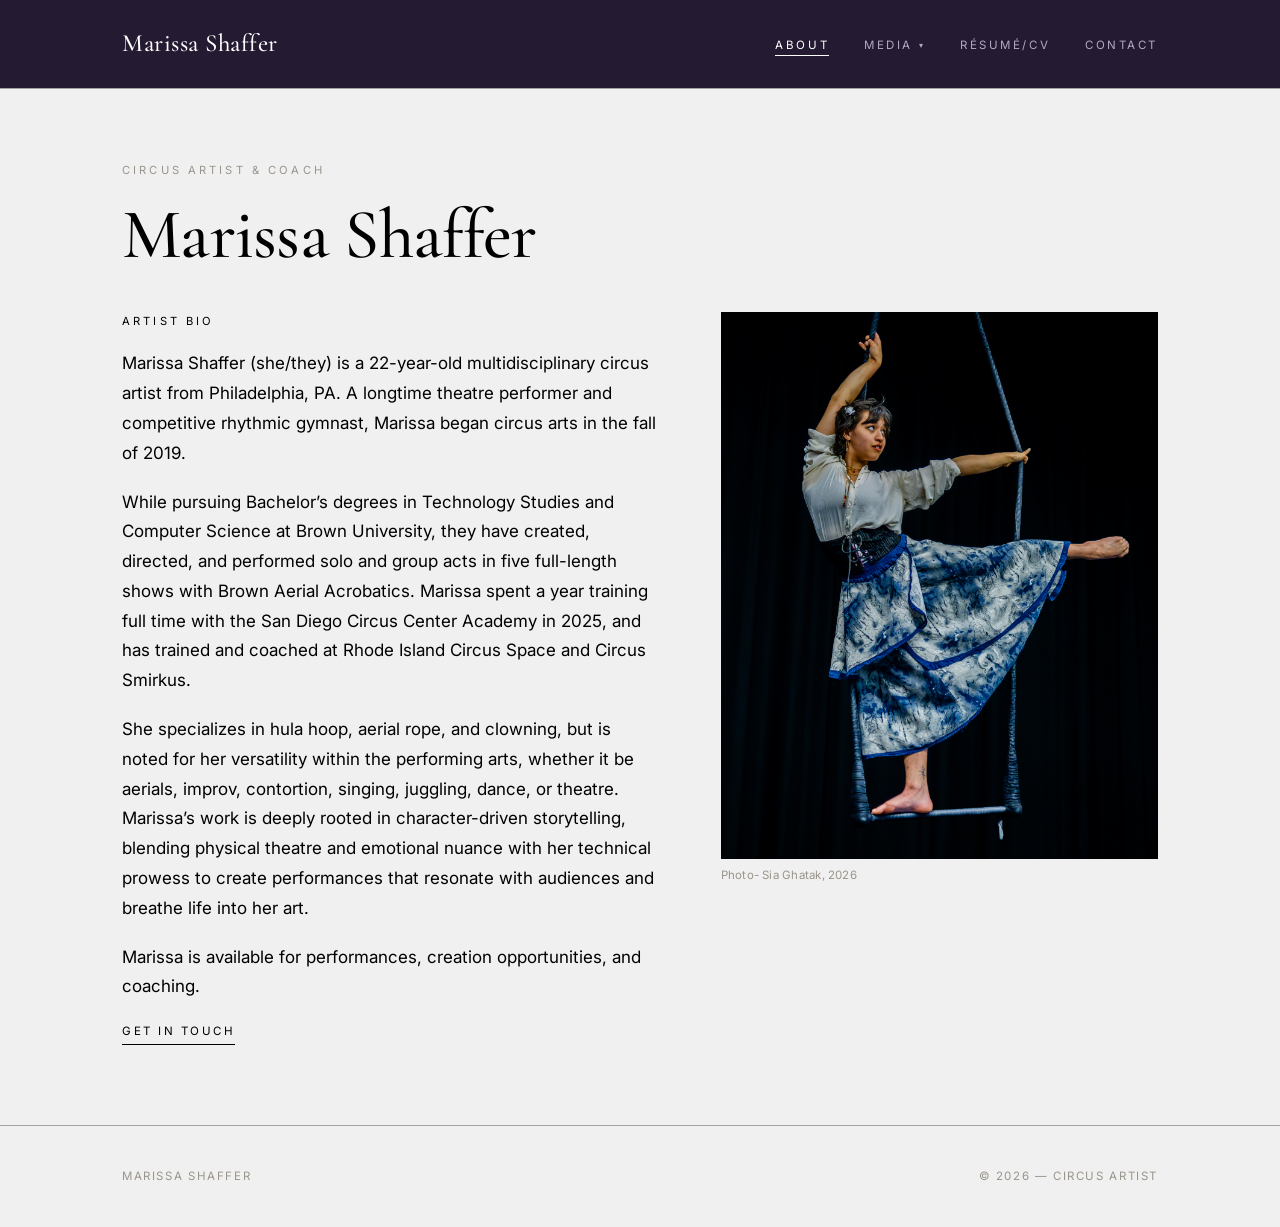
<file: index.html>
<!doctype html>
<html lang="en">
  <head>
    <meta charset="UTF-8" />
    <meta name="viewport" content="width=device-width, initial-scale=1.0" />
    <title>Marissa Shaffer — Circus Artist</title>
    <meta name="description" content="Marissa Shaffer — circus artist and aerialist. Portfolio, media, and contact." />
    <link rel="icon" type="image/svg+xml" href="assets/favicon.svg" />
    <link rel="preconnect" href="https://fonts.googleapis.com" />
    <link rel="preconnect" href="https://fonts.gstatic.com" crossorigin />
    <link href="https://fonts.googleapis.com/css2?family=Cormorant+Garamond:wght@400;500&family=Inter:wght@400;500&display=swap" rel="stylesheet" />
    <link rel="stylesheet" href="css/style.css" />
  </head>
  <body class = "resume-page">
    <!-- ===== Shared header (keep identical across all pages) ===== -->
    <header class="site-header">
      <nav class="nav" aria-label="Primary">
        <a class="wordmark" href="index.html">Marissa Shaffer</a>
        <button class="nav-toggle" aria-label="Menu" aria-expanded="false" aria-controls="nav-links">☰</button>
        <ul class="nav-links" id="nav-links">
          <li><a href="index.html" aria-current="page">About</a></li>
          <li class="has-dropdown">
            <a href="media.html">Media <span class="caret" aria-hidden="true">▾</span></a>
            <ul class="dropdown">
              <li><a href="media.html#photos">Photos</a></li>
              <li><a href="media.html#videos">Videos</a></li>
            </ul>
          </li>
          <li><a href="resume.html">Résumé/CV</a></li>
          <li><a href="contact.html">Contact</a></li>
        </ul>
      </nav>
    </header>

    <main class="home-main">
      <div class="wrap">
        <div class="page-head">
          <p class="eyebrow">Circus artist &amp; coach</p>
          <h1 class="display">Marissa Shaffer</h1>
        </div>

        <div class="about-grid">
          <div class="prose">
            <p class="eyebrow">Artist Bio</p>
            <!-- EDIT YOUR BIO HERE -->
            <p>
              Marissa Shaffer (she/they) is a 22-year-old multidisciplinary circus artist from Philadelphia, PA. 
              A longtime theatre performer and competitive rhythmic gymnast, Marissa began circus arts in the fall of 2019. 
            </p>
            <p>While pursuing Bachelor’s degrees in 
              Technology Studies and Computer Science at Brown University, they have created, directed, and 
              performed solo and group acts in five full-length shows with Brown Aerial Acrobatics. 
              Marissa spent a year training full time with the San Diego Circus Center Academy in 2025, 
              and has trained and coached at Rhode Island Circus Space and Circus Smirkus. 
            </p>
            <p>She specializes in hula hoop, aerial rope, and clowning, but is noted for her versatility 
              within the performing arts, whether it be aerials, improv, contortion, singing, juggling, dance, or theatre. 
              Marissa’s work is deeply rooted in character-driven storytelling, blending physical theatre and emotional 
              nuance with her technical prowess to create performances that resonate with audiences and breathe life 
              into her art. </p>
            <p>
              Marissa is available for performances, creation opportunities, and coaching.
            </p>
            <li class="nav-links"><a href="contact.html" aria-current="page">Get in touch</a></li>
          </div>
          <figure class="about-portrait-figure">
            <img class="about-portrait" src="assets/trap.JPG" alt="Portrait of Marissa Shaffer" />
            <figcaption class="photo-credit">Photo- Sia Ghatak, 2026</figcaption>
          </figure>
        </div>
      </div>
    </main>

    <!-- ===== Shared footer ===== -->
    <footer class="site-footer">
      <div class="wrap">
        <span>Marissa Shaffer</span>
        <span>&copy; <span data-year>2026</span> — Circus Artist</span>
      </div>
    </footer>

    <script src="js/main.js"></script>
  </body>
</html>
</file>
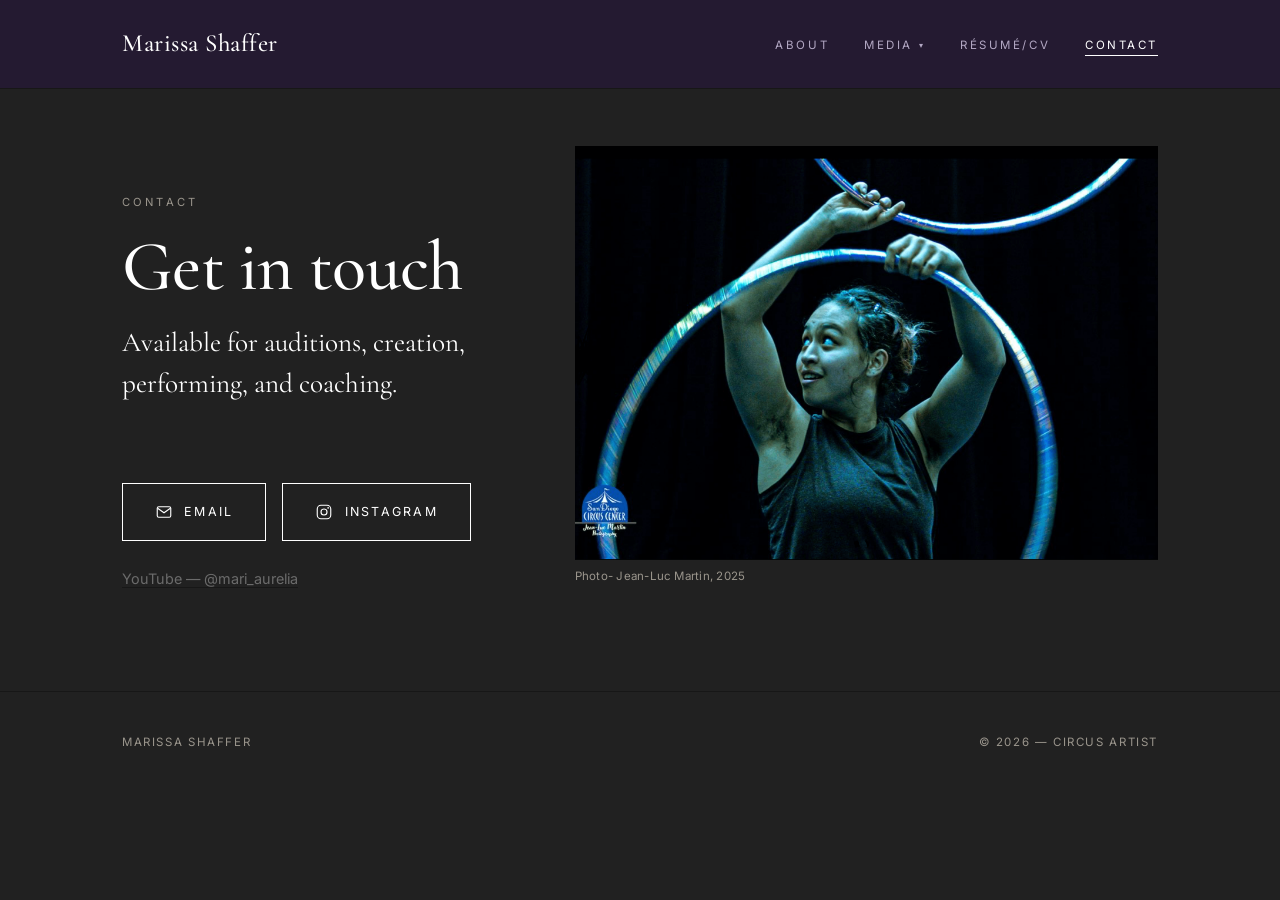
<file: contact.html>
<!doctype html>
<html lang="en">
  <head>
    <meta charset="UTF-8" />
    <meta name="viewport" content="width=device-width, initial-scale=1.0" />
    <title>Contact — Marissa Shaffer</title>
    <meta name="description" content="Get in touch with Marissa Shaffer for performances, teaching, and commissions." />
    <link rel="icon" type="image/svg+xml" href="assets/favicon.svg" />
    <link rel="preconnect" href="https://fonts.googleapis.com" />
    <link rel="preconnect" href="https://fonts.gstatic.com" crossorigin />
    <link href="https://fonts.googleapis.com/css2?family=Cormorant+Garamond:wght@400;500&family=Inter:wght@400;500&display=swap" rel="stylesheet" />
    <link rel="stylesheet" href="css/style.css" />
  </head>
  <body>
    <header class="site-header">
      <nav class="nav" aria-label="Primary">
        <a class="wordmark" href="index.html">Marissa Shaffer</a>
        <button class="nav-toggle" aria-label="Menu" aria-expanded="false" aria-controls="nav-links">☰</button>
        <ul class="nav-links" id="nav-links">
          <li><a href="index.html">About</a></li>
          <li class="has-dropdown">
            <a href="media.html">Media <span class="caret" aria-hidden="true">▾</span></a>
            <ul class="dropdown">
              <li><a href="media.html#photos">Photos</a></li>
              <li><a href="media.html#videos">Videos</a></li>
            </ul>
          </li>
          <li><a href="resume.html">Résumé/CV</a></li>
          <li><a href="contact.html" aria-current="page">Contact</a></li>
        </ul>
      </nav>
    </header>

    <main>
      <div class="wrap">
        <div class="contact-head-row">
          <div>
            <div class="page-head">
              <p class="eyebrow">Contact</p>
              <h1 class="display">Get in touch</h1>
              <p class="lede">Available for auditions, creation, performing, and coaching.</p>
            </div>

            <!-- EDIT YOUR LINKS HERE -->
            <div class="contact-actions">
              <a class="contact-btn" href="mailto:shaffer.marissa.k@gmail.com">
                <svg viewBox="0 0 24 24" fill="none" stroke="currentColor" stroke-width="1.5" aria-hidden="true">
                  <rect x="3" y="5" width="18" height="14" rx="2" />
                  <path d="m3.5 7 8.5 6 8.5-6" />
                </svg>
                <span>Email</span>
              </a>
              <a class="contact-btn" href="https://instagram.com/aureliacircus" target="_blank" rel="noopener">
                <svg viewBox="0 0 24 24" fill="none" stroke="currentColor" stroke-width="1.5" aria-hidden="true">
                  <rect x="3" y="3" width="18" height="18" rx="5" />
                  <circle cx="12" cy="12" r="4" />
                  <circle cx="17.5" cy="6.5" r="1.1" fill="currentColor" stroke="none" />
                </svg>
                <span>Instagram</span>
              </a>
            </div>

            <p class="contact-secondary">
              <a href="https://youtube.com/@mari_aurelia" target="_blank" rel="noopener">YouTube — @mari_aurelia</a>
            </p>
          </div>
          <figure class="contact-portrait-figure">
            <img class="contact-portrait" src="assets/profile2.png" alt="Portrait of Marissa Shaffer" />
            <figcaption class="photo-credit">Photo- Jean-Luc Martin, 2025</figcaption>
          </figure>
        </div>
      </div>
    </main>

    <footer class="site-footer">
      <div class="wrap">
        <span>Marissa Shaffer</span>
        <span>&copy; <span data-year>2026</span> — Circus Artist</span>
      </div>
    </footer>

    <script src="js/main.js"></script>
  </body>
</html>
</file>
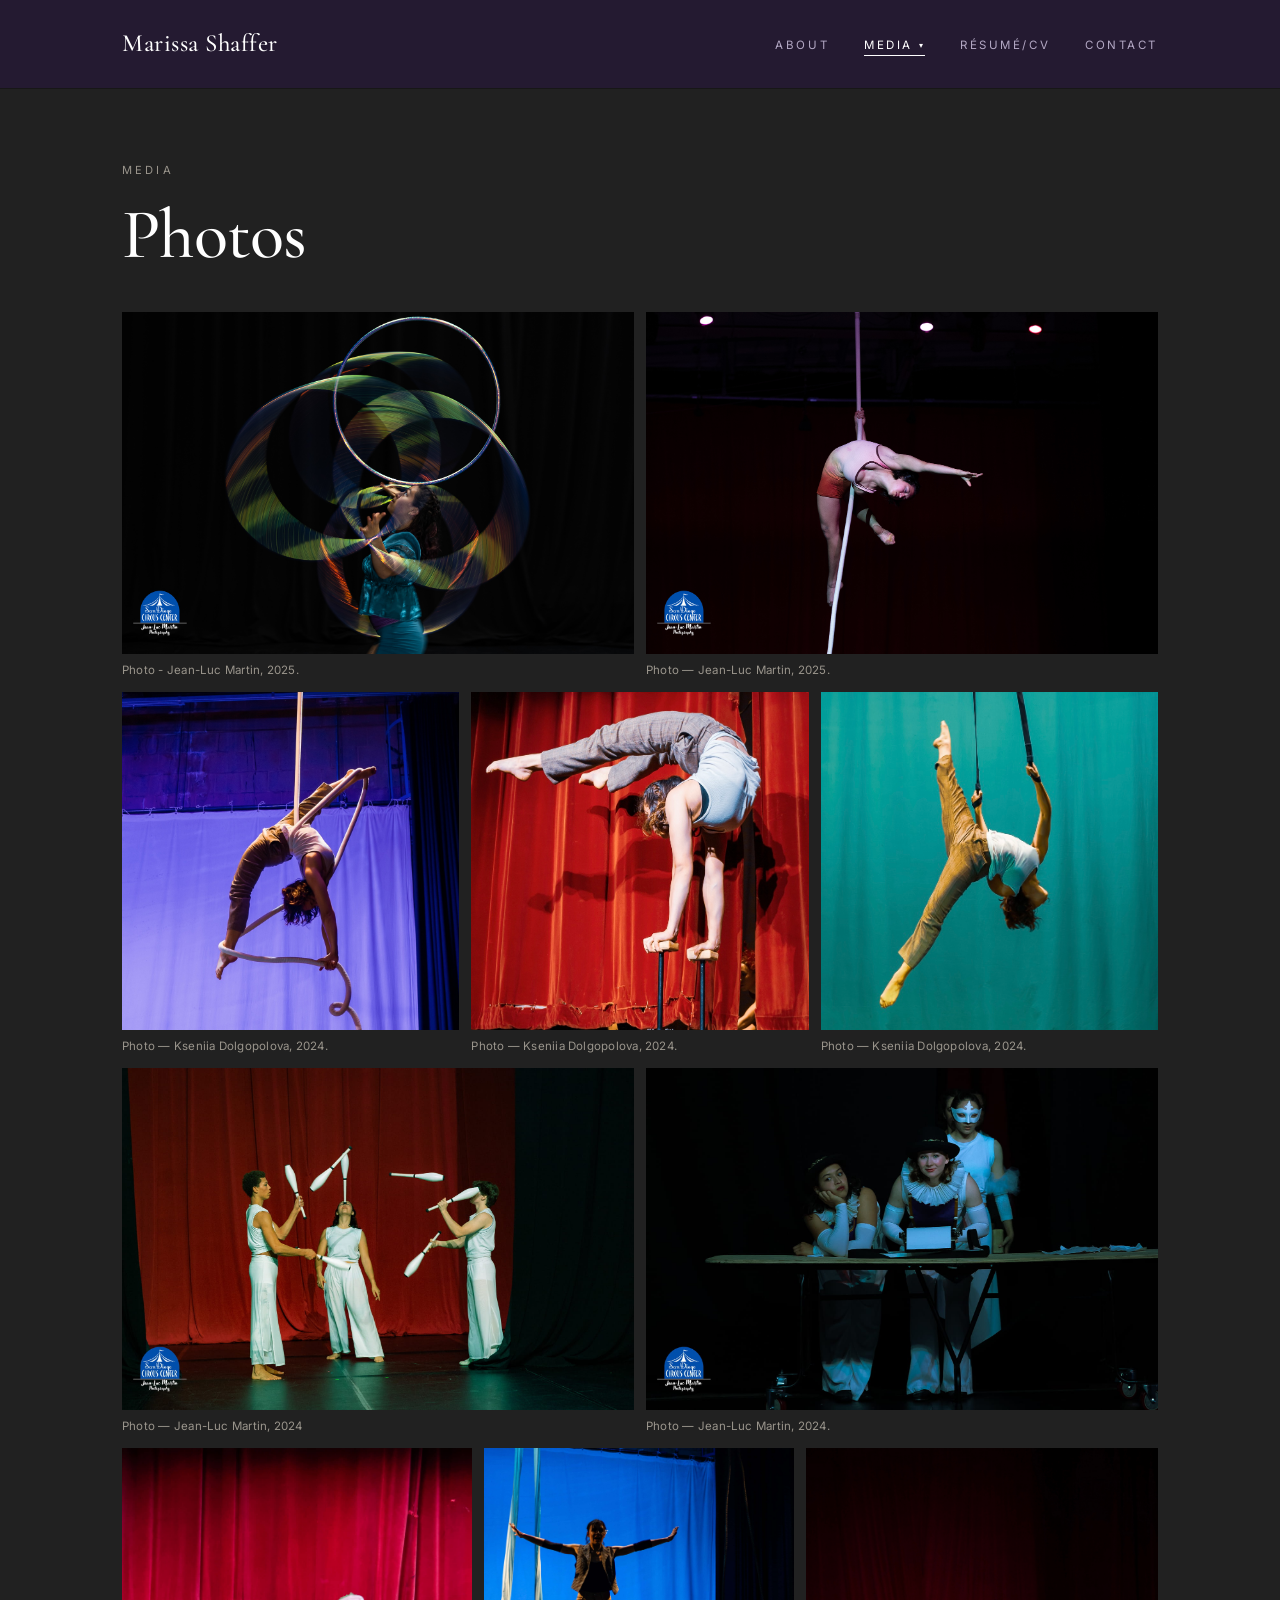
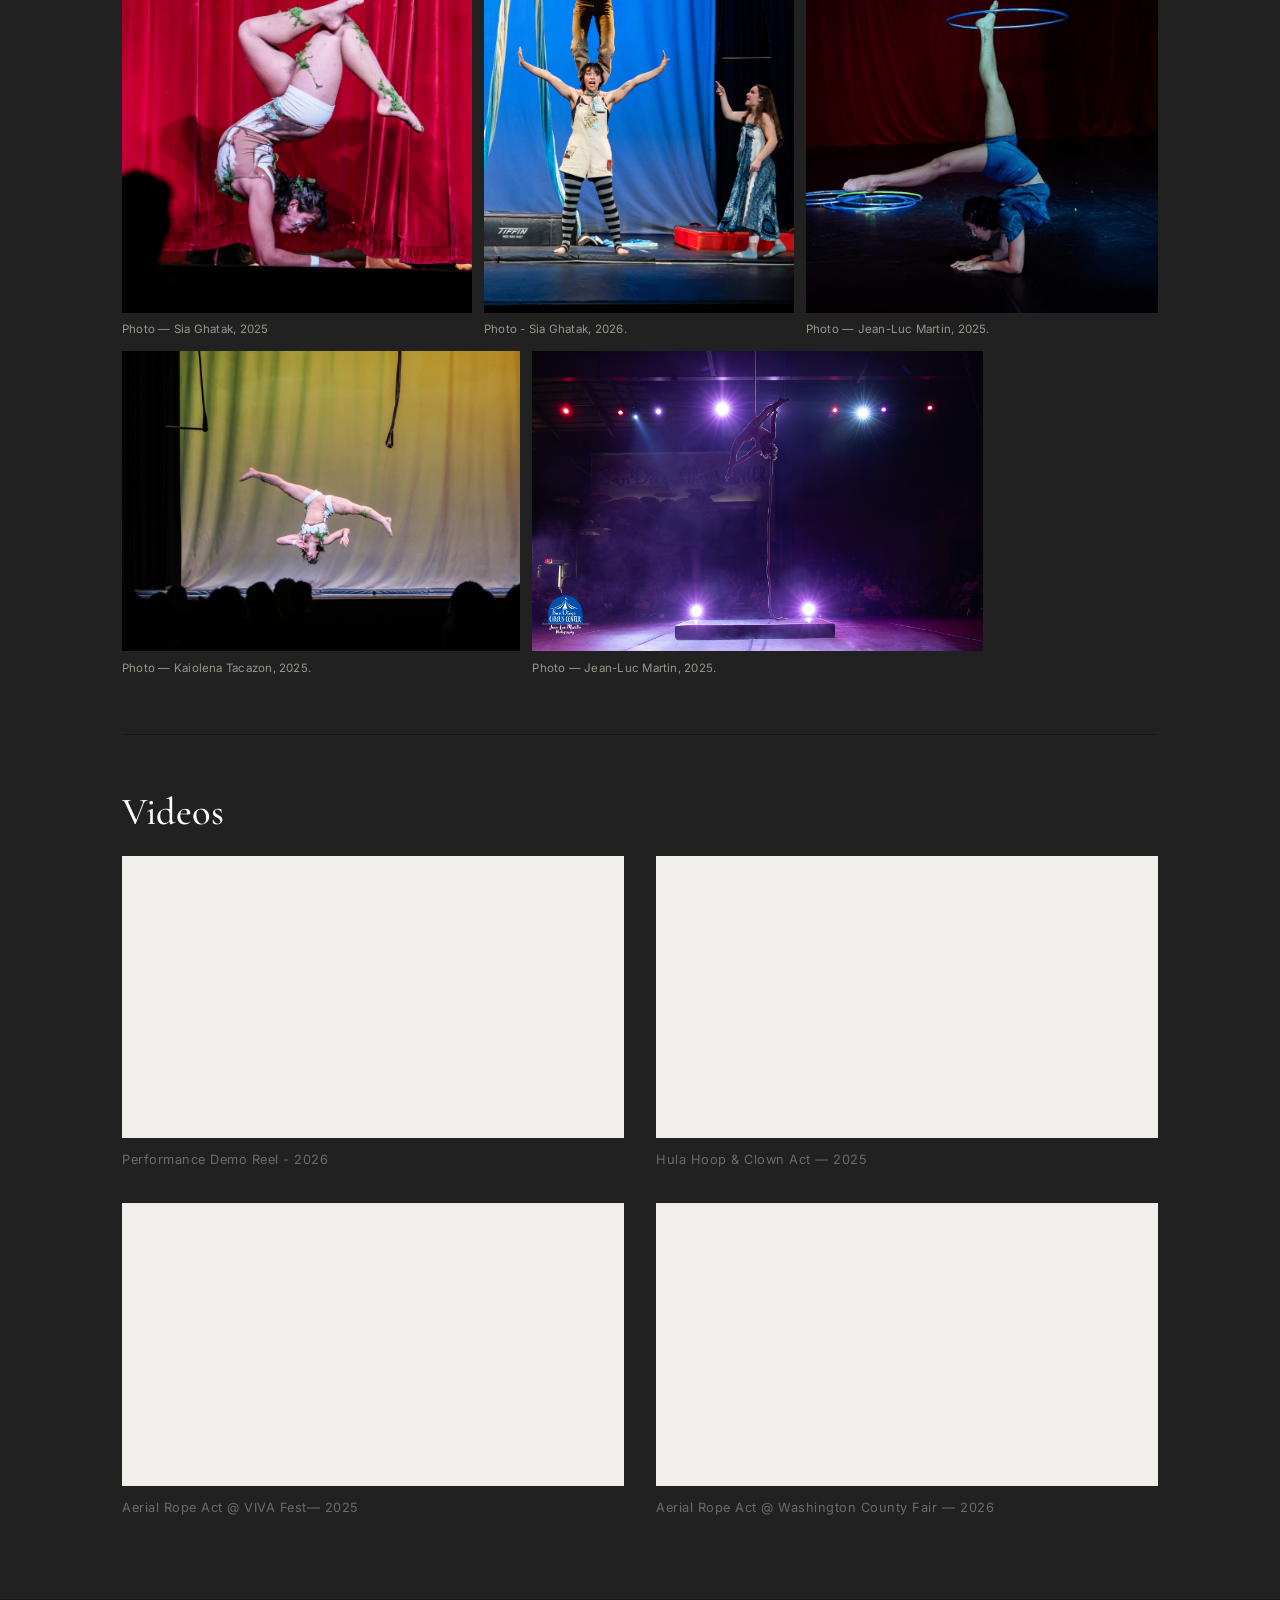
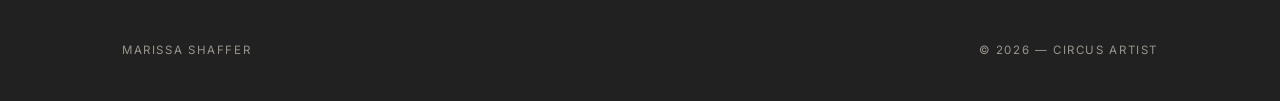
<file: media.html>
<!doctype html>
<html lang="en">
  <head>
    <meta charset="UTF-8" />
    <meta name="viewport" content="width=device-width, initial-scale=1.0" />
    <title>Media — Marissa Shaffer</title>
    <meta name="description" content="Photos and video of Marissa Shaffer's circus and aerial work." />
    <link rel="icon" type="image/svg+xml" href="assets/favicon.svg" />
    <link rel="preconnect" href="https://fonts.googleapis.com" />
    <link rel="preconnect" href="https://fonts.gstatic.com" crossorigin />
    <link href="https://fonts.googleapis.com/css2?family=Cormorant+Garamond:wght@400;500&family=Inter:wght@400;500&display=swap" rel="stylesheet" />
    <link rel="stylesheet" href="css/style.css" />
  </head>
  <body>
    <header class="site-header">
      <nav class="nav" aria-label="Primary">
        <a class="wordmark" href="index.html">Marissa Shaffer</a>
        <button class="nav-toggle" aria-label="Menu" aria-expanded="false" aria-controls="nav-links">☰</button>
        <ul class="nav-links" id="nav-links">
          <li><a href="index.html">About</a></li>
          <li class="has-dropdown">
            <a href="media.html" aria-current="page">Media <span class="caret" aria-hidden="true">▾</span></a>
            <ul class="dropdown">
              <li><a href="media.html#photos">Photos</a></li>
              <li><a href="media.html#videos">Videos</a></li>
            </ul>
          </li>
          <li><a href="resume.html">Résumé/CV</a></li>
          <li><a href="contact.html">Contact</a></li>
        </ul>
      </nav>
    </header>

    <main>
      <div class="wrap">
        <div class="page-head">
          <p class="eyebrow">Media</p>
          <h1 class="display">Photos</h1>
        </div>

        <!-- Photo gallery — edit the `photos` list in js/main.js -->
        <section id="photos" aria-label="Photo gallery">
          <div class="gallery" data-gallery></div>
        </section>

        <hr class="rule" />

        <!-- Video — edit the `videos` list in js/main.js -->
        <section id="videos" aria-label="Video">
          <h2 class="section-title">Videos</h2>
          <div class="video-grid" data-videos></div>
        </section>
      </div>
    </main>

    <footer class="site-footer">
      <div class="wrap">
        <span>Marissa Shaffer</span>
        <span>&copy; <span data-year>2026</span> — Circus Artist</span>
      </div>
    </footer>

    <script src="js/main.js"></script>
  </body>
</html>
</file>
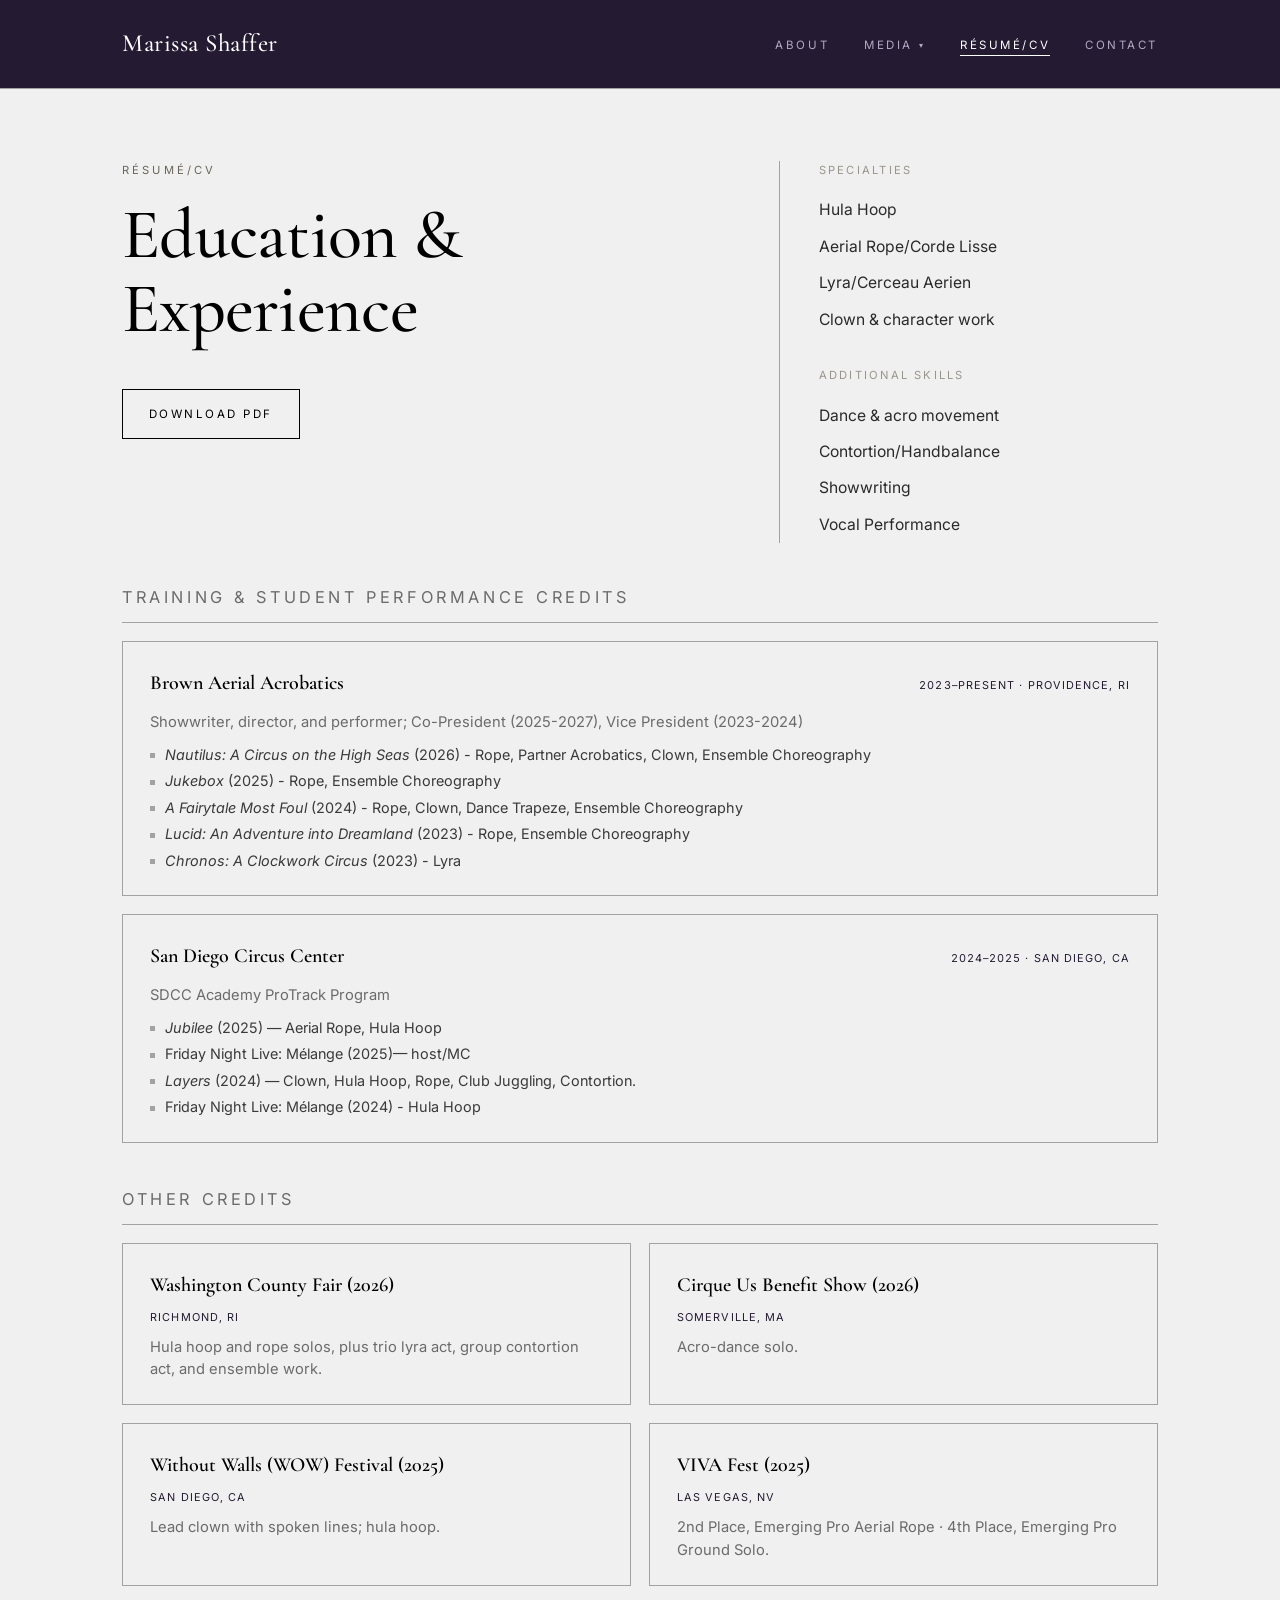
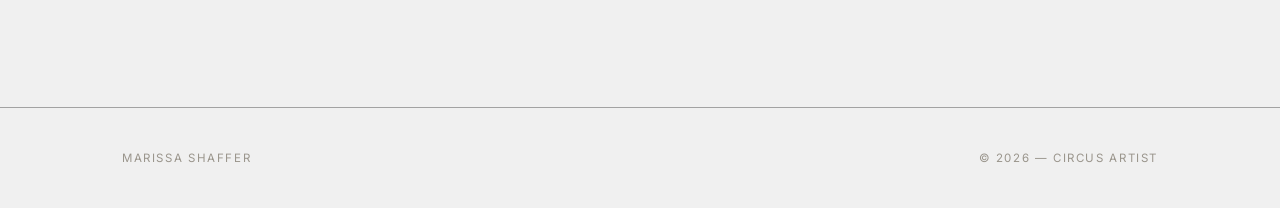
<file: resume.html>
<!doctype html>
<html lang="en">
  <head>
    <meta charset="UTF-8" />
    <meta name="viewport" content="width=device-width, initial-scale=1.0" />
    <title>Résumé/CV — Marissa Shaffer</title>
    <meta name="description" content="Circus and aerial performance resume for Marissa Shaffer." />
    <link rel="icon" type="image/svg+xml" href="assets/favicon.svg" />
    <link rel="preconnect" href="https://fonts.googleapis.com" />
    <link rel="preconnect" href="https://fonts.gstatic.com" crossorigin />
    <link href="https://fonts.googleapis.com/css2?family=Cormorant+Garamond:wght@400;500&family=Inter:wght@400;500&display=swap" rel="stylesheet" />
    <link rel="stylesheet" href="css/style.css" />
  </head>
  <body class ="resume-page">
    <header class="site-header">
      <nav class="nav" aria-label="Primary">
        <a class="wordmark" href="index.html">Marissa Shaffer</a>
        <button class="nav-toggle" aria-label="Menu" aria-expanded="false" aria-controls="nav-links">☰</button>
        <ul class="nav-links" id="nav-links">
          <li><a href="index.html">About</a></li>
          <li class="has-dropdown">
            <a href="media.html">Media <span class="caret" aria-hidden="true">▾</span></a>
            <ul class="dropdown">
              <li><a href="media.html#photos">Photos</a></li>
              <li><a href="media.html#videos">Videos</a></li>
            </ul>
          </li>
          <li><a href="resume.html" aria-current="page">Résumé/CV</a></li>
          <li><a href="contact.html">Contact</a></li>
        </ul>
      </nav>
    </header>

    <main >
      <div class="wrap">
        <div class="page-head resume-head">
          <div class="resume-head-main">
          <p class="eyebrow">Résumé/CV</p>
          <h1 class="display">Education &amp; Experience</h1>
          <p class="eyebrow"></p>
          <a class="btn" href="assets/resume.pdf" target="_blank" rel="noopener">Download PDF</a>
          </div>

          <aside class="resume-aside">
            <div class="spec-group">
              <span class="spec-label">Specialties</span>
              <ul>
                <li>Hula Hoop</li>
                <li>Aerial Rope/Corde Lisse</li>
                <li>Lyra/Cerceau Aerien</li>
                <li>Clown &amp; character work</li>
              </ul>
            </div>
            <div class="spec-group">
              <span class="spec-label">Additional skills</span>
              <ul>
                <li>Dance &amp; acro movement</li>
                <li>Contortion/Handbalance</li>
                <li>Showwriting</li>
                <li>Vocal Performance</li>
              </ul>
            </div>
          </aside>
        </div>
        <!-- EDIT YOUR RESUME BELOW. Each section is a .credit-section block. -->

        <div class="credit-section">
          <h3 class="credit-section-title">Training &amp; Student Performance Credits</h3>
          <ul class="credits credits-cards">
            <li class="credit">
              <div class="credit-head">
                <span class="title">Brown Aerial Acrobatics</span>
                <span class="meta">2023–Present · Providence, RI</span>
              </div>
              <p class="credit-note">Showwriter, director, and performer; Co-President (2025-2027), Vice President (2023-2024)</p>
              <ul class="credit-points">
                <li><em>Nautilus: A Circus on the High Seas</em> (2026) - Rope, Partner Acrobatics, Clown, Ensemble Choreography</li>
                <li><em>Jukebox</em> (2025) - Rope, Ensemble Choreography</li>
                <li><em>A Fairytale Most Foul</em> (2024) - Rope, Clown, Dance Trapeze, Ensemble Choreography</li>
                <li><em>Lucid: An Adventure into Dreamland</em> (2023) - Rope, Ensemble Choreography</li>
                <li><em>Chronos: A Clockwork Circus</em> (2023) - Lyra</li>
              </ul>
            </li>

            <li class="credit">
              <div class="credit-head">
                <span class="title">San Diego Circus Center</span>
                <span class="meta">2024–2025 · San Diego, CA</span>
              </div>
              <p class="credit-note">SDCC Academy ProTrack Program</p>
              <ul class="credit-points">
                <li><em>Jubilee</em> (2025) — Aerial Rope, Hula Hoop</li>
                <li>Friday Night Live: Mélange (2025)— host/MC</li>
                <li><em>Layers</em> (2024) — Clown, Hula Hoop, Rope, Club Juggling, Contortion.</li>
                <li>Friday Night Live: Mélange (2024) - Hula Hoop</li>
              </ul>
            </li>
          </ul>
        </div>

        <div class="credit-section">
          <h3 class="credit-section-title">Other Credits</h3>
          <ul class="credits credits-cards credits-grid">
            <li class="credit">
              <div class="credit-head credit-head-stack">
                <span class="title">Washington County Fair (2026)</span>
                <span class="meta">Richmond, RI</span>
              </div>
              <p class="credit-note">Hula hoop and rope solos, plus trio lyra act, group contortion act, and ensemble work.</p>
            </li>
            <li class="credit">
              <div class="credit-head credit-head-stack">
                <span class="title">Cirque Us Benefit Show (2026)</span>
                <span class="meta">Somerville, MA</span>
              </div>
              <p class="credit-note">Acro-dance solo.</p>
            </li>
            <li class="credit">
              <div class="credit-head credit-head-stack">
                <span class="title">Without Walls (WOW) Festival (2025)</span>
                <span class="meta">San Diego, CA</span>
              </div>
              <p class="credit-note">Lead clown with spoken lines; hula hoop.</p>
            </li>
            <li class="credit">
              <div class="credit-head credit-head-stack">
                <span class="title">VIVA Fest (2025)</span>
                <span class="meta">Las Vegas, NV</span>
              </div>
              <p class="credit-note">2nd Place, Emerging Pro Aerial Rope · 4th Place, Emerging Pro Ground Solo.</p>
            </li>
          </ul>
        </div>

      </div>
    </main>

    <footer class="site-footer">
      <div class="wrap">
        <span>Marissa Shaffer</span>
        <span>&copy; <span data-year>2026</span> — Circus Artist</span>
      </div>
    </footer>

    <script src="js/main.js"></script>
  </body>
</html>
</file>
<file: css/style.css>
/* ============================================================
   Marissa Shaffer — Circus Portfolio
   Gallery-white theme. One stylesheet for all four pages.
   ============================================================ */

:root {
  --ink: #ffffff;
  --muted: #6b6b6b;
  --faint: #9a958c;
  --line: #171717;
  --paper: #212121;
  --accent: #141414;
  --maxw: 1100px;
  --serif: "Cormorant Garamond", Georgia, "Times New Roman", serif;
  --sans: "Inter", -apple-system, BlinkMacSystemFont, "Helvetica Neue", Arial, sans-serif;
}

* { box-sizing: border-box; }

html { -webkit-text-size-adjust: 100%; }

body {
  margin: 0;
  background: var(--paper);
  color: var(--ink);
  font-family: var(--sans);
  font-size: 17px;
  line-height: 1.75;
  font-weight: 400;
  -webkit-font-smoothing: antialiased;
  text-rendering: optimizeLegibility;
}

img { max-width: 100%; display: block; }

a { color: inherit; }

.wrap {
  max-width: var(--maxw);
  margin: 0 auto;
  padding: 0 2rem;
}

/* ---------- Header / navigation ---------- */
.site-header {
  border-bottom: 1px solid var(--line);
  position: sticky;
  top: 0;
  background: rgb(36, 26, 49);
  backdrop-filter: saturate(180%) blur(8px);
  z-index: 100;
  --ink: #ffffff;
  --muted: #b3a8c4;
}

.nav {
  display: flex;
  align-items: center;
  justify-content: space-between;
  padding: 1.4rem 2rem;
  max-width: var(--maxw);
  margin: 0 auto;
}

.wordmark {
  font-family: var(--serif);
  font-size: 1.55rem;
  font-weight: 500;
  letter-spacing: 0.5px;
  text-decoration: none;
  color: var(--ink);
  white-space: nowrap;
}

.nav-toggle {
  display: none;
  border: none;
  background: none;
  cursor: pointer;
  padding: 0.4rem;
  font-size: 1.4rem;
  line-height: 1;
  color: var(--ink);
}

.nav-links {
  display: flex;
  gap: 2.2rem;
  list-style: none;
  margin: 0;
  padding: 0;
}

.nav-links a {
  text-decoration: none;
  color: var(--muted);
  font-size: 0.72rem;
  letter-spacing: 0.22em;
  text-transform: uppercase;
  padding-bottom: 3px;
  border-bottom: 1px solid transparent;
  transition: color 0.2s ease, border-color 0.2s ease;
}

.nav-links a:hover { color: var(--ink); }

.nav-links a[aria-current="page"] {
  color: var(--ink);
  border-bottom-color: var(--ink);
}

/* ---------- Media dropdown menu ---------- */
.nav-links .has-dropdown { position: relative; }
.nav-links .caret { font-size: 0.7em; vertical-align: 0.1em; }

.nav-links .dropdown {
  display: none;
  position: absolute;
  top: 100%;
  left: 0;
  min-width: 150px;
  list-style: none;
  margin: 0;
  padding: 0.5rem 0;
  background: var(--paper);
  border: 1px solid var(--line);
}

.nav-links .has-dropdown:hover .dropdown,
.nav-links .has-dropdown:focus-within .dropdown { display: block; }

.nav-links .dropdown li { display: block; }
.nav-links .dropdown a {
  display: block;
  padding: 0.55rem 1.1rem;
  border-bottom: none;
  font-size: 0.7rem;
}

/* ---------- Page scaffolding ---------- */
main { padding: 0 0 5rem; }

.resume-page{
  --ink: #000000;
  --muted: #6b6b6b;
  --faint: #9a958c;
  --line: #a2a2a2;
  --paper: #f0f0f0;
  --accent: #141414;
  --maxw: 1100px;
  --serif: "Cormorant Garamond", Georgia, "Times New Roman", serif;
  --sans: "Inter", -apple-system, BlinkMacSystemFont, "Helvetica Neue", Arial, sans-serif;
}

.page-head {
  padding: 4.5rem 0 2.5rem;
}

.eyebrow {
  font-size: 0.7rem;
  letter-spacing: 0.28em;
  text-transform: uppercase;
  color: var(--faint);
  margin: 0 0 1.1rem;
}

h1.display {
  font-family: var(--serif);
  font-weight: 500;
  font-size: clamp(2.6rem, 6vw, 4.4rem);
  line-height: 1.05;
  letter-spacing: -0.01em;
  margin: 0;
}

h2.section-title {
  font-family: var(--serif);
  font-weight: 500;
  font-size: clamp(1.8rem, 3.5vw, 2.4rem);
  line-height: 1.1;
  margin: 0 0 1.4rem;
}

.lede {
  font-family: var(--serif);
  font-size: clamp(1.3rem, 2.5vw, 1.7rem);
  line-height: 1.5;
  color: var(--ink);
  max-width: 34ch;
  margin: 1.2rem 0 0;
}

p { margin: 0 0 1.2rem; }

.prose { max-width: 62ch; color: #131313; }
.prose p { color: #000000; }

.muted { color: var(--muted); }

hr.rule {
  border: none;
  border-top: 1px solid var(--line);
  margin: 3.5rem 0;
}

/* ---------- About ---------- */
.about-grid {
  display: grid;
  grid-template-columns: 1.1fr 0.9fr;
  gap: 4rem;
  align-items: start;
}

.about-portrait-figure { margin: 0; }

.about-portrait {
  aspect-ratio: 4 / 5;
  object-fit: cover;
  width: 100%;
  background: #eee;
}

/* ---------- Contact ---------- */
.contact-head-row {
  display: grid;
  grid-template-columns: 0.8fr 1.2fr;
  gap: 4rem;
  align-items: center;
  margin-top: 2rem;
}

.contact-portrait-figure { margin: 0; }

.contact-portrait {
  width: calc(100% + 50px);
  height: auto;
}

/* ---------- Media: photo gallery ----------
   Justified rows: each photo keeps its own aspect ratio and rows fill
   the width, so a row may hold three verticals, or a vertical beside a
   horizontal, etc. js/main.js sets each figure's `--r` (width / height)
   once the image loads; `--row-h` is the target row height per screen. */
.gallery {
  display: flex;
  flex-wrap: wrap;
  align-items: flex-start;
  gap: 12px;
  --row-h: 300px;
}

.gallery figure {
  margin: 0;
  flex-grow: var(--r, 1);
  flex-basis: calc(var(--r, 1) * var(--row-h));
}

/* Offset anchor jumps (#photos / #videos) below the sticky header */
#photos, #videos { scroll-margin-top: 90px; }

/* Photographer credit shown under an image (optional per photo) */
.photo-credit {
  margin: 0.4rem 0 0;
  font-size: 0.72rem;
  letter-spacing: 0.02em;
  color: var(--faint);
}

/* Soaks up leftover space on the final (partial) row so its photos keep
   the target height instead of stretching to fill the width. */
.gallery::after {
  content: "";
  flex-grow: 999;
}

.gallery img {
  width: 100%;
  height: auto;
  display: block;
  background: #f0efec;
}

/* ---------- Media: video embeds ---------- */
.video-grid {
  display: grid;
  grid-template-columns: repeat(2, 1fr);
  gap: 2rem;
}

.video-embed {
  position: relative;
  width: 100%;
  padding-top: 56.25%; /* 16:9 */
  background: #f0efec;
}

.video-embed iframe {
  position: absolute;
  inset: 0;
  width: 100%;
  height: 100%;
  border: 0;
}

.video-caption {
  font-size: 0.8rem;
  letter-spacing: 0.04em;
  color: var(--muted);
  margin: 0.7rem 0 0;
}

/* ---------- Resume ---------- */
.credit-section { margin-bottom: 2.6rem; }

.credit-section-title {
  font-family: var(--sans);
  font-weight: 400;
  font-size: 1.02rem;
  letter-spacing: 0.22em;
  text-transform: uppercase;
  color: var(--muted);
  margin: 0 0 1.1rem;
  padding-bottom: 0.7rem;
  border-bottom: 1px solid var(--line);
}

.resume-list { margin: 0; padding: 0; list-style: none; }

.resume-list li {
  padding: 0.55rem 0;
  border-bottom: 1px solid var(--line);
  display: flex;
  justify-content: space-between;
  gap: 1.5rem;
}
.resume-list li:last-child { border-bottom: none; }
.resume-list .role { color: var(--ink); }
.resume-list .year { color: var(--faint); white-space: nowrap; font-variant-numeric: tabular-nums; }

/* Bordered-card credit list (title + meta, note, bullets) */
.credits { margin: 0; padding: 0; list-style: none; }
.credits-cards { display: flex; flex-direction: column; gap: 1.1rem; }
.credits-grid { display: grid; grid-template-columns: repeat(2, minmax(0, 1fr)); gap: 1.1rem; }

.credit {
  border: 1px solid var(--line);
  padding: 1.5rem 1.7rem;
}
.credit-head {
  display: flex;
  justify-content: space-between;
  align-items: baseline;
  gap: 1.2rem;
  font-style: var(--muted);
  flex-wrap: wrap;
}
.credit-head-stack { flex-direction: column; align-items: flex-start; gap: 0.3rem; }
.credit-head .title {
  font-family: var(--serif);
  font-weight: 600;
  font-size: 1.25rem;
  color: var(--ink);
}
.credit-head .meta {
  color: #241a31;
  font-size: 0.68rem;
  letter-spacing: 0.1em;
  text-transform: uppercase;
  white-space: nowrap;
  font-variant-numeric: tabular-nums;
  text-align: right;
}
.credit-note {
  color: var(--muted);
  font-size: 0.92rem;
  margin: 0.6rem 0 0;
  line-height: 1.5;
}
.credit-points {
  list-style: none;
  margin: 0.75rem 0 0;
  padding: 0;
  display: flex;
  flex-direction: column;
  gap: 0.35rem;
}
.credit-points li {
  padding: 0 0 0 0.9rem;
  position: relative;
  color: #3a3a3a;
  font-size: 0.9rem;
  line-height: 1.45;
}
.credit-points li::before {
  content: "";
  position: absolute;
  left: 0;
  top: 0.6em;
  width: 5px;
  height: 5px;
  background: var(--line);
}

/* Compact contact line + specialty/skill lines */
.resume-contact {
  color: var(--muted);
  font-size: 0.95rem;
  letter-spacing: 0.01em;
  margin: 0.9rem 0 0;
}
.resume-contact a { color: var(--ink); text-decoration: none; border-bottom: 1px solid var(--line); }
.resume-contact a:hover { border-bottom-color: var(--ink); }

/* Resume header split: main column on the left, Specialties & Skills
   pinned to the top-right in a slim aside with a hairline divider. */
.resume-head {
  display: grid;
  grid-template-columns: 1.6fr 1fr;
  gap: 3.2rem;
  align-items: start;
}

.resume-head .eyebrow { color: #6b6559; }

.resume-aside {
  border-left: 1px solid var(--line);
  padding-left: 2.4rem;
}

.spec-group + .spec-group { margin-top: 1.8rem; }
.spec-group .spec-label {
  display: block;
  font-size: 0.7rem;
  letter-spacing: 0.2em;
  text-transform: uppercase;
  color: var(--faint);
  margin-bottom: 0.7rem;
}
.spec-group ul { list-style: none; margin: 0; padding: 0; }
.spec-group li {
  padding: 0.28rem 0;
  color: #2a2a2a;
  font-size: 0.98rem;
  transition: color 0.2s ease;
}
.spec-group li:hover { color: #6825ac; }

.btn {
  display: inline-block;
  margin-top: 1.6rem;
  font-size: 0.72rem;
  letter-spacing: 0.22em;
  text-transform: uppercase;
  text-decoration: none;
  color: var(--ink);
  border: 1px solid var(--ink);
  padding: 0.85rem 1.6rem;
  transition: background 0.2s ease, color 0.2s ease;
}
.btn:hover { background: var(--ink); color: #fff; }

/* ---------- Contact ---------- */
.contact-list {
  list-style: none;
  margin: 2rem 0 0;
  padding: 0;
}
.contact-list li {
  border-top: 1px solid var(--line);
  padding: 1.3rem 0;
  display: flex;
  justify-content: space-between;
  align-items: baseline;
  gap: 1.5rem;
}
.contact-list li:last-child { border-bottom: 1px solid var(--line); }
.contact-list .label {
  font-size: 0.7rem;
  letter-spacing: 0.22em;
  text-transform: uppercase;
  color: var(--faint);
}
.contact-list a {
  font-family: var(--serif);
  font-size: 1.5rem;
  text-decoration: none;
  color: var(--ink);
  border-bottom: 1px solid transparent;
  transition: border-color 0.2s ease;
}
.contact-list a:hover { border-bottom-color: var(--ink); }

/* Contact action buttons (Email / Instagram) */
.contact-actions {
  display: flex;
  flex-wrap: wrap;
  gap: 1rem;
  margin-top: 2.4rem;
}
.contact-btn {
  display: inline-flex;
  align-items: center;
  gap: 0.7rem;
  font-size: 0.78rem;
  letter-spacing: 0.18em;
  text-transform: uppercase;
  text-decoration: none;
  color: var(--ink);
  border: 1px solid var(--ink);
  padding: 1.05rem 2rem;
  transition: background 0.2s ease, color 0.2s ease;
}
.contact-btn:hover { background: var(--ink); color: var(--paper); }
.contact-btn svg { width: 18px; height: 18px; display: block; }

.contact-secondary {
  margin-top: 1.6rem;
  font-size: 0.9rem;
}
.contact-secondary a {
  color: var(--muted);
  text-decoration: none;
  border-bottom: 1px solid var(--line);
}
.contact-secondary a:hover { color: var(--ink); border-bottom-color: var(--ink); }

/* ---------- Footer ---------- */
.site-footer {
  border-top: 1px solid var(--line);
  padding: 2.5rem 0;
  color: var(--faint);
  font-size: 0.72rem;
  letter-spacing: 0.14em;
  text-transform: uppercase;
}
.site-footer .wrap {
  display: flex;
  justify-content: space-between;
  flex-wrap: wrap;
  gap: 1rem;
}
.site-footer a { color: var(--faint); text-decoration: none; }
.site-footer a:hover { color: var(--ink); }

/* ---------- Responsive ---------- */
@media (max-width: 860px) {
  .about-grid { grid-template-columns: 1fr; gap: 2.5rem; }
  .contact-head-row { grid-template-columns: 1fr; gap: 2rem; }
  .video-grid { grid-template-columns: 1fr; }
  .credits-grid { grid-template-columns: 1fr; }
  .credit-head { flex-direction: column; gap: 0.15rem; }
  .credit-head .meta { text-align: left; }
  .resume-head { grid-template-columns: 1fr; gap: 2rem; }
  .resume-aside {
    border-left: none;
    border-top: 1px solid var(--line);
    padding-left: 0;
    padding-top: 1.6rem;
  }
}

@media (max-width: 700px) {
  body { font-size: 16px; }
  .nav { padding: 1.1rem 1.4rem; }
  .wrap { padding: 0 1.4rem; }

  .nav-toggle { display: block; }

  .nav-links {
    display: none;
    position: absolute;
    top: 100%;
    left: 0;
    right: 0;
    flex-direction: column;
    gap: 0;
    background: var(--paper);
    border-bottom: 1px solid var(--line);
    padding: 0.5rem 1.4rem 1.2rem;
  }
  .nav-links.open { display: flex; }
  .nav-links a {
    padding: 0.9rem 0;
    border-bottom: 1px solid var(--line);
    font-size: 0.78rem;
  }
  .nav-links a[aria-current="page"] { border-bottom-color: var(--line); }

  /* Media submenu: show Photos/Videos inline, indented under Media */
  .nav-links .dropdown {
    display: block;
    position: static;
    border: none;
    padding: 0 0 0.4rem 1rem;
    min-width: 0;
  }
  .nav-links .dropdown a {
    padding: 0.7rem 0;
    font-size: 0.72rem;
    color: var(--muted);
  }
  .nav-links .caret { display: none; }

  .gallery { --row-h: 200px; gap: 8px; }
}

@media (max-width: 420px) {
  .gallery { --row-h: 165px; }
}
</file>
